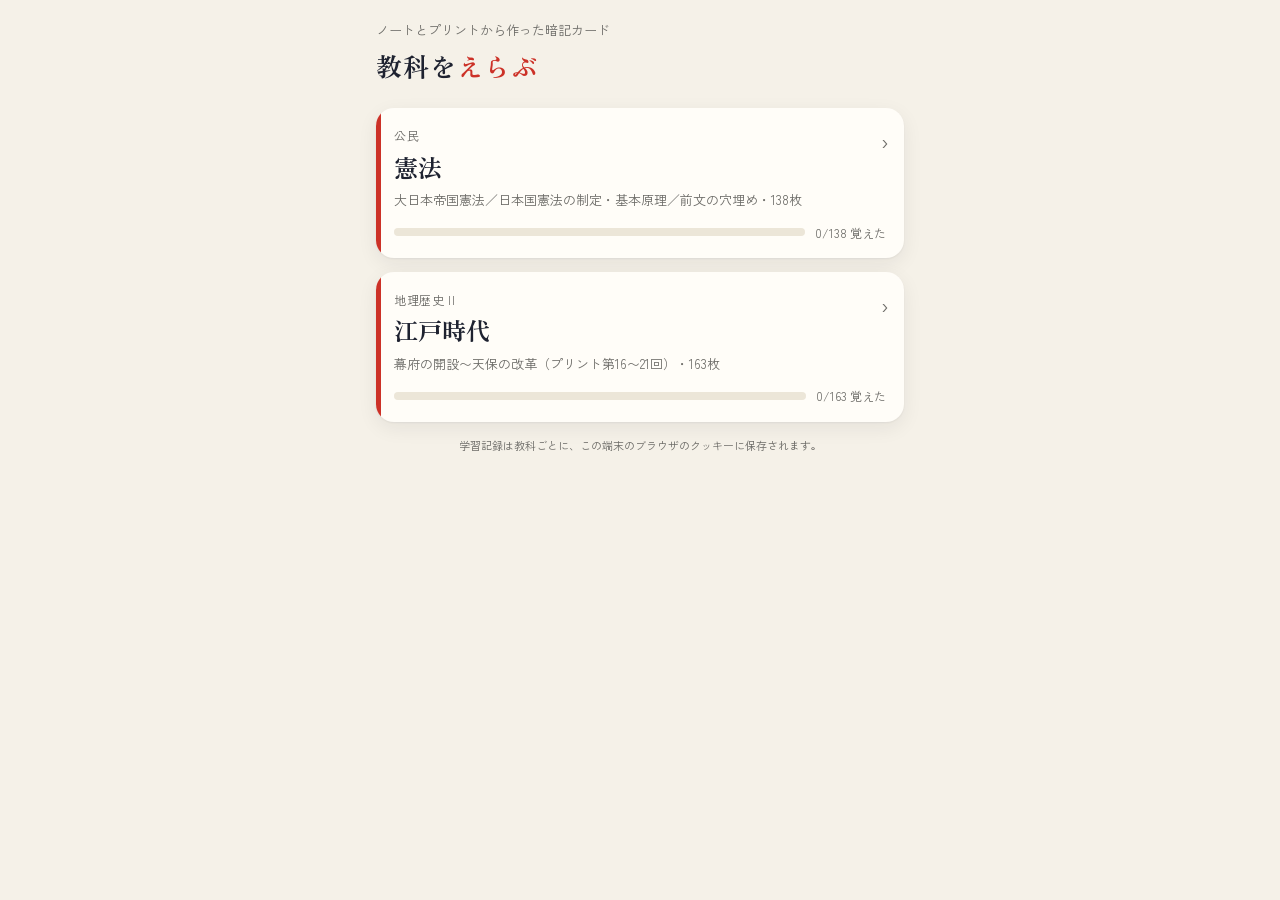
<file: index.html>
<!DOCTYPE html>
<html lang="ja">
<head>
<meta charset="UTF-8">
<meta name="viewport" content="width=device-width, initial-scale=1, viewport-fit=cover">
<meta name="theme-color" content="#f5f1e8">
<title>フラッシュカード｜教科をえらぶ</title>
<link rel="preconnect" href="https://fonts.googleapis.com">
<link rel="preconnect" href="https://fonts.gstatic.com" crossorigin>
<link href="https://fonts.googleapis.com/css2?family=Zen+Kaku+Gothic+New:wght@400;500;700&family=Zen+Old+Mincho:wght@600;700&display=swap" rel="stylesheet">
<link rel="stylesheet" href="style.css">
<style>
.subjects{display:grid;gap:14px;margin-top:22px}
.subj{display:block;text-decoration:none;color:inherit;background:var(--card);border-radius:18px;box-shadow:var(--shadow);padding:18px 18px 16px;position:relative;overflow:hidden}
.subj::before{content:"";position:absolute;left:0;top:0;bottom:0;width:5px;background:var(--red)}
.subj .lab{font-size:12px;color:var(--sub);letter-spacing:.06em}
.subj .t{font-family:"Zen Old Mincho",serif;font-size:24px;font-weight:700;margin:2px 0 4px}
.subj .d{font-size:13px;color:var(--sub);margin-bottom:12px}
.subj .row{display:flex;align-items:center;gap:10px}
.subj .bar{flex:1}
.subj .cnt{font-size:12px;color:var(--sub);white-space:nowrap;font-variant-numeric:tabular-nums}
.subj .go{position:absolute;right:16px;top:18px;font-size:20px;color:var(--sub)}
</style>
</head>
<body>
<main class="wrap">
  <header class="top">
    <p>ノートとプリントから作った暗記カード</p>
    <h1>教科を<em>えらぶ</em></h1>
  </header>
  <div class="subjects" id="subjects"></div>
  <p class="note">学習記録は教科ごとに、この端末のブラウザのクッキーに保存されます。</p>
</main>

<script src="data/kenpo.js"></script>
<script src="data/edo.js"></script>
<script>
"use strict";
const ORDER = ["kenpo", "edo"];
const DESC = {
  kenpo: "大日本帝国憲法／日本国憲法の制定・基本原理／前文の穴埋め",
  edo: "幕府の開設〜天保の改革（プリント第16〜21回）",
};
function getCookie(name) {
  const m = document.cookie.split("; ").find(c => c.startsWith(name + "="));
  return m ? m.slice(name.length + 1) : null;
}
function knownMap(key) {
  let s = "", i = 0, v;
  while ((v = getCookie(key + "_p" + i)) !== null) { s += v; i++; }
  if (!s) { try { s = localStorage.getItem(key + "_progress") || ""; } catch (e) {} }
  const m = {};
  for (const part of s.split(".")) { const [id, st] = part.split("-"); if (id) m[id] = +st || 0; }
  return m;
}
const box = document.getElementById("subjects");
for (const key of ORDER) {
  const S = window.SUBJECTS[key]; if (!S) continue;
  const m = knownMap(key);
  let k = 0, mid = 0;
  for (const c of S.cards) { if (m[c.id] === 2) k++; else if (m[c.id] === 1) mid++; }
  const n = S.cards.length;
  const a = document.createElement("a");
  a.className = "subj"; a.href = key + "/";
  a.innerHTML = `<div class="lab">${S.name}</div><div class="t">${S.short}</div>
    <div class="d">${DESC[key] || ""}・${n}枚</div>
    <div class="row"><div class="bar"><span class="k" style="width:${k / n * 100}%"></span><span class="m" style="width:${mid / n * 100}%"></span></div>
    <div class="cnt">${k}/${n} 覚えた</div></div><span class="go">›</span>`;
  box.appendChild(a);
}
</script>
</body>
</html>
</file>
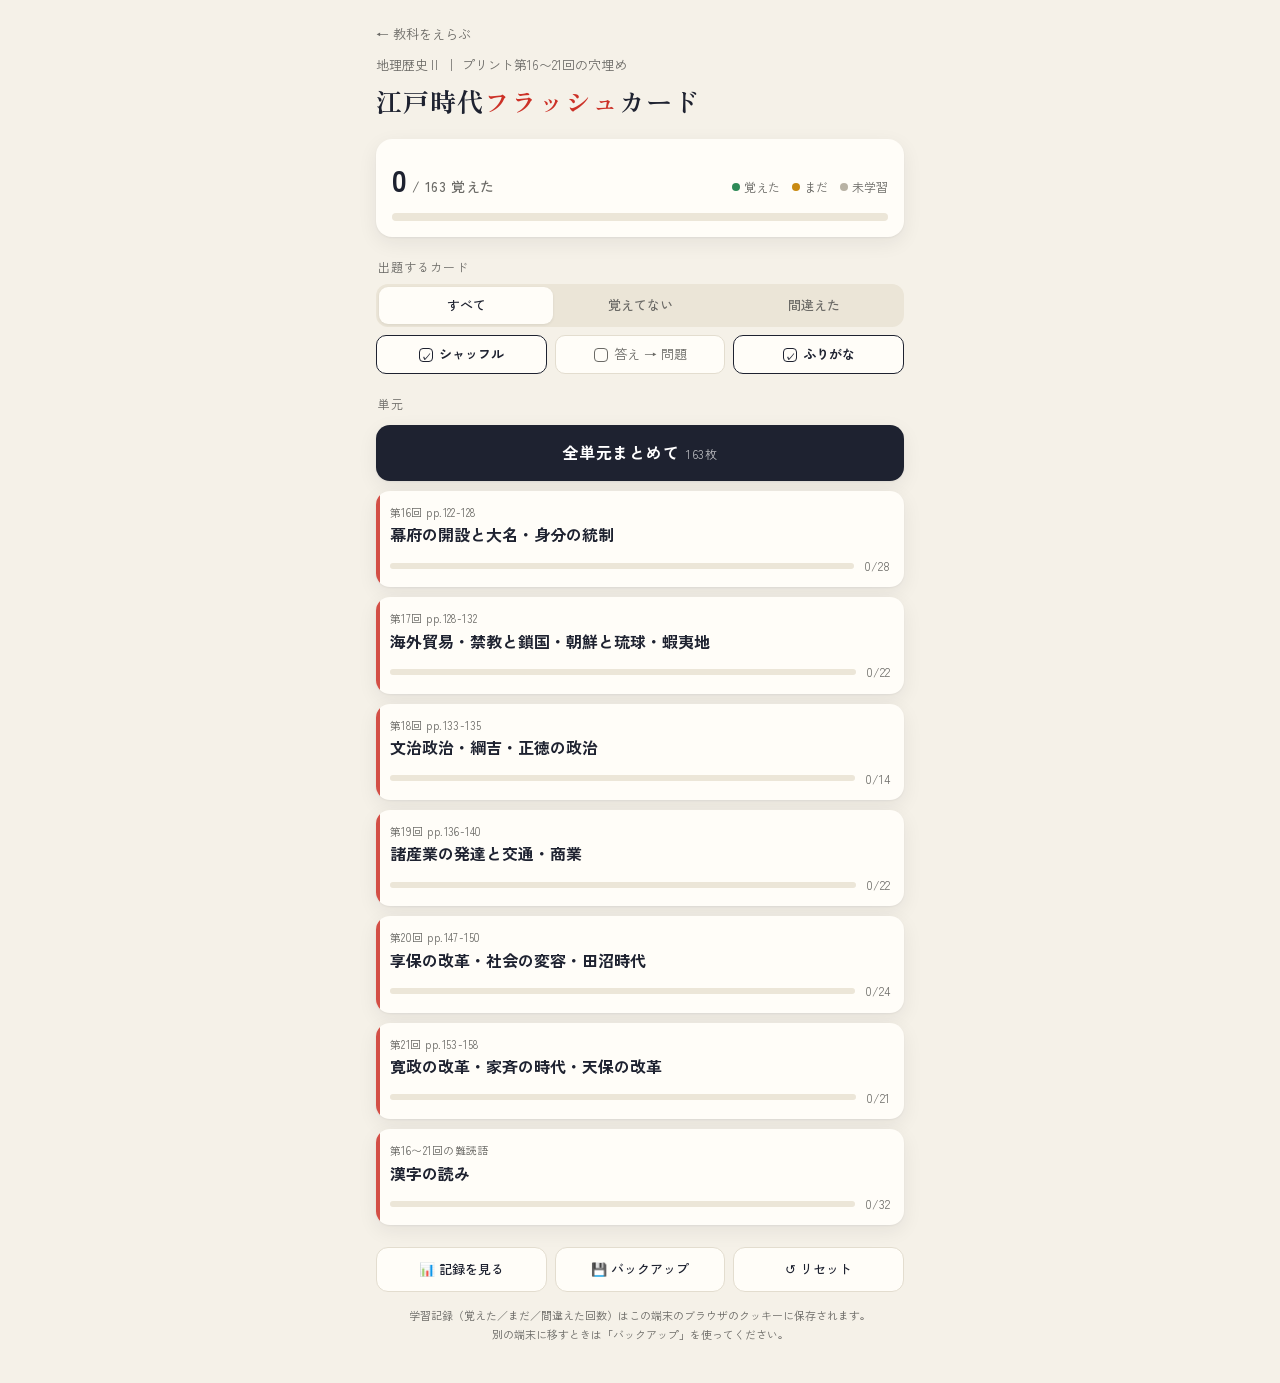
<file: edo/index.html>
<!DOCTYPE html>
<html lang="ja">
<head>
<meta charset="UTF-8">
<meta name="viewport" content="width=device-width, initial-scale=1, viewport-fit=cover">
<meta name="theme-color" content="#f5f1e8">
<title>フラッシュカード</title>
<link rel="preconnect" href="https://fonts.googleapis.com">
<link rel="preconnect" href="https://fonts.gstatic.com" crossorigin>
<link href="https://fonts.googleapis.com/css2?family=Zen+Kaku+Gothic+New:wght@400;500;700&family=Zen+Old+Mincho:wght@600;700&display=swap" rel="stylesheet">
<link rel="stylesheet" href="../style.css">
</head>
<body>
<script src="../data/edo.js"></script>
<script src="../app.js" data-subject="edo"></script>
</body>
</html>
</file>
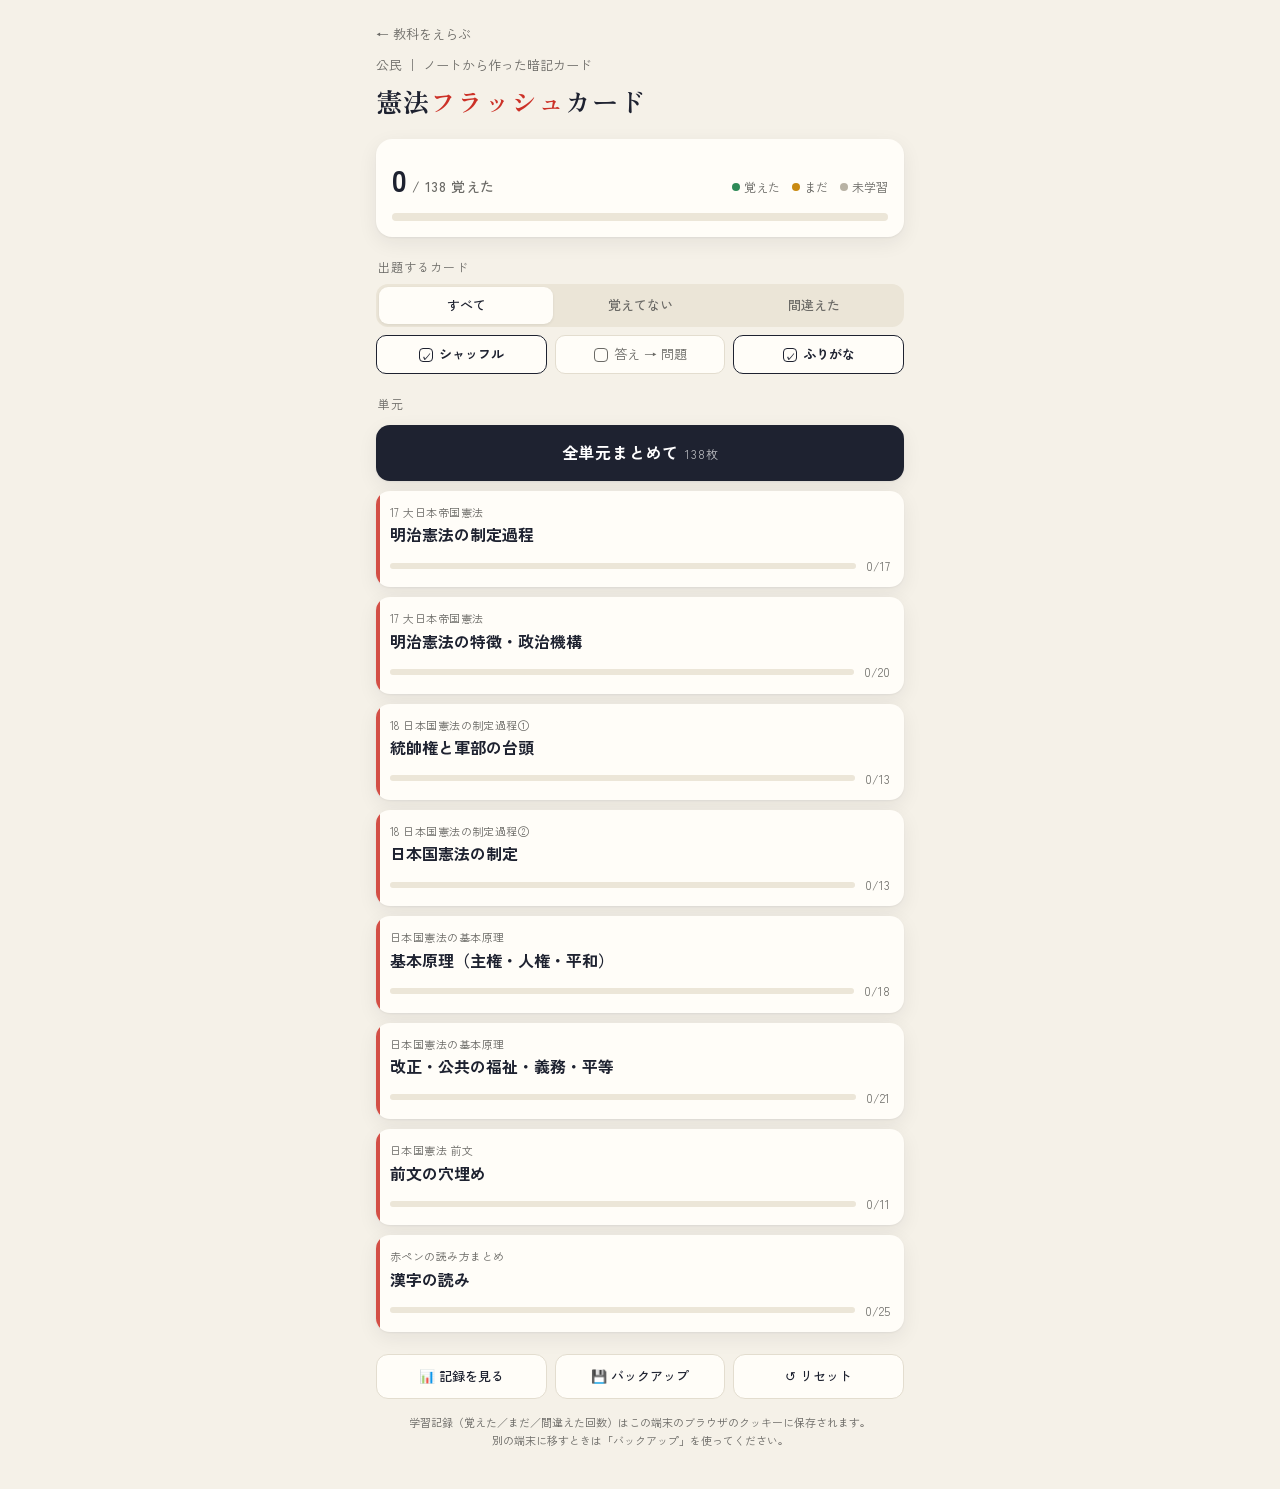
<file: kenpo/index.html>
<!DOCTYPE html>
<html lang="ja">
<head>
<meta charset="UTF-8">
<meta name="viewport" content="width=device-width, initial-scale=1, viewport-fit=cover">
<meta name="theme-color" content="#f5f1e8">
<title>フラッシュカード</title>
<link rel="preconnect" href="https://fonts.googleapis.com">
<link rel="preconnect" href="https://fonts.gstatic.com" crossorigin>
<link href="https://fonts.googleapis.com/css2?family=Zen+Kaku+Gothic+New:wght@400;500;700&family=Zen+Old+Mincho:wght@600;700&display=swap" rel="stylesheet">
<link rel="stylesheet" href="../style.css">
</head>
<body>
<script src="../data/kenpo.js"></script>
<script src="../app.js" data-subject="kenpo"></script>
</body>
</html>
</file>
<file: style.css>
:root{
  --paper:#f5f1e8; --card:#fffdf8; --ink:#1e2230; --sub:#6b6a66; --line:#e3ddcf;
  --red:#cc3127; --red-soft:#fbe9e6;
  --ok:#2e8a57; --ok-soft:#e3f2e9;
  --mid:#c98a12; --mid-soft:#fbf1dc;
  --new:#b8b2a4;
  --shadow:0 1px 2px rgba(30,34,48,.06),0 6px 20px rgba(30,34,48,.07);
  --radius:16px;
}
*{box-sizing:border-box;-webkit-tap-highlight-color:transparent}
html,body{margin:0;background:var(--paper);color:var(--ink);
  font-family:"Zen Kaku Gothic New","Hiragino Kaku Gothic ProN","Hiragino Sans",Meiryo,sans-serif;
  font-size:16px;line-height:1.6}
body{min-height:100dvh}
button{font:inherit;color:inherit;cursor:pointer;border:none;background:none}
.wrap{max-width:560px;margin:0 auto;padding:20px 16px calc(28px + env(safe-area-inset-bottom))}
.hidden{display:none!important}

/* ---------- header ---------- */
.top h1{font-family:"Zen Old Mincho",serif;font-size:26px;margin:4px 0 2px;letter-spacing:.04em}
.top h1 em{font-style:normal;color:var(--red)}
.top p{margin:0;color:var(--sub);font-size:13px}
.overall{margin:18px 0 6px;background:var(--card);border-radius:var(--radius);box-shadow:var(--shadow);padding:16px}
.overall .nums{display:flex;justify-content:space-between;align-items:baseline;margin-bottom:10px}
.overall .big{font-size:30px;font-weight:700;letter-spacing:.02em}
.overall .big small{font-size:14px;color:var(--sub);font-weight:500;margin-left:4px}
.legend{display:flex;gap:12px;font-size:12px;color:var(--sub)}
.legend i{display:inline-block;width:8px;height:8px;border-radius:50%;margin-right:4px;vertical-align:1px}
.bar{display:flex;height:8px;border-radius:99px;overflow:hidden;background:#ece6d8}
.bar span{display:block;height:100%;transition:width .4s}
.bar .k{background:var(--ok)} .bar .m{background:var(--mid)}

/* ---------- options ---------- */
.label{font-size:12px;color:var(--sub);margin:20px 2px 8px;letter-spacing:.08em}
.seg{display:flex;background:#ebe5d7;border-radius:12px;padding:3px}
.seg button{flex:1;padding:8px 4px;border-radius:9px;font-size:13px;color:var(--sub);font-weight:500}
.seg button.on{background:var(--card);color:var(--ink);box-shadow:0 1px 3px rgba(0,0,0,.08)}
.toggles{display:flex;gap:8px;margin-top:8px}
.tog{flex:1;display:flex;align-items:center;justify-content:center;gap:6px;padding:8px;border-radius:10px;border:1.5px solid var(--line);font-size:13px;color:var(--sub);background:var(--card)}
.tog.on{border-color:var(--ink);color:var(--ink);font-weight:700}
.tog .box{width:14px;height:14px;border-radius:4px;border:1.5px solid currentColor;display:inline-grid;place-items:center;font-size:10px}
.tog.on .box::after{content:"✓"}

/* ---------- decks ---------- */
.all-btn{width:100%;margin-top:4px;padding:15px;border-radius:14px;background:var(--ink);color:#fff;font-weight:700;font-size:16px;letter-spacing:.05em;box-shadow:var(--shadow)}
.all-btn small{font-weight:400;opacity:.7;margin-left:6px;font-size:12px}
.decks{display:grid;gap:10px;margin-top:10px}
.deck{display:block;width:100%;text-align:left;background:var(--card);border-radius:14px;padding:13px 14px 12px;box-shadow:var(--shadow);position:relative;overflow:hidden}
.deck::before{content:"";position:absolute;left:0;top:0;bottom:0;width:4px;background:var(--red);opacity:.85}
.deck .sub{font-size:11px;color:var(--sub);letter-spacing:.04em}
.deck .name{font-weight:700;font-size:16px;margin:1px 0 8px}
.deck .row{display:flex;align-items:center;gap:10px}
.deck .bar{flex:1;height:6px}
.deck .cnt{font-size:12px;color:var(--sub);white-space:nowrap;font-variant-numeric:tabular-nums}
.deck .empty{font-size:12px;color:var(--red);margin-top:6px}
.deck:disabled{opacity:.5}

.foot{display:flex;gap:8px;margin-top:22px}
.foot button{flex:1;padding:11px 6px;border-radius:12px;background:var(--card);border:1.5px solid var(--line);font-size:13px;font-weight:500}
.note{font-size:11px;color:var(--sub);text-align:center;margin-top:14px;line-height:1.7}

/* ---------- study ---------- */
.sbar{display:flex;align-items:center;gap:10px;margin-bottom:12px}
.back{width:38px;height:38px;border-radius:50%;background:var(--card);box-shadow:var(--shadow);font-size:18px;display:grid;place-items:center;flex:none}
.sbar .t{flex:1;min-width:0}
.sbar .t b{display:block;font-size:14px;white-space:nowrap;overflow:hidden;text-overflow:ellipsis}
.sbar .t .bar{height:5px;margin-top:5px}
.sbar .t .bar span{background:var(--ink)}
.sbar .pos{font-size:13px;color:var(--sub);font-variant-numeric:tabular-nums;flex:none}

.stage{perspective:1400px;margin-top:6px}
.flip{position:relative;width:100%;min-height:min(58dvh,440px);transform-style:preserve-3d;transition:transform .5s cubic-bezier(.3,.7,.3,1);cursor:pointer}
.flip.turned{transform:rotateY(180deg)}
.face{position:absolute;inset:0;backface-visibility:hidden;-webkit-backface-visibility:hidden;border-radius:20px;background:var(--card);box-shadow:0 2px 4px rgba(30,34,48,.06),0 14px 36px rgba(30,34,48,.11);padding:22px 22px 18px;display:flex;flex-direction:column}
.face.backside{transform:rotateY(180deg);
  background-image:repeating-linear-gradient(to bottom,transparent 0,transparent 31px,#ece6d8 31px,#ece6d8 32px);background-position:0 14px}
.face .tag{font-size:11px;color:var(--sub);letter-spacing:.05em;display:flex;justify-content:space-between;gap:8px}
.face .tag .st{padding:1px 8px;border-radius:99px;font-weight:700}
.st.s0{background:#efebe1;color:var(--sub)} .st.s1{background:var(--mid-soft);color:var(--mid)} .st.s2{background:var(--ok-soft);color:var(--ok)}
.face .main{flex:1;display:flex;flex-direction:column;justify-content:center;padding:14px 0}
.q{font-size:21px;font-weight:700;line-height:1.65;letter-spacing:.02em}
.q.kanji{font-family:"Zen Old Mincho",serif;font-size:40px;text-align:center;letter-spacing:.08em}
.blank{display:inline-block;min-width:3.2em;border-bottom:2.5px solid var(--red);color:var(--red);text-align:center;margin:0 .15em;line-height:1.2}
.a{font-size:24px;font-weight:700;color:var(--red);line-height:1.6;letter-spacing:.02em}
.a.small{font-size:19px}
.qmini{font-size:13px;color:var(--sub);margin-bottom:12px;line-height:1.6}
.n{margin-top:12px;font-size:14px;color:#4a4a4a;background:rgba(255,253,248,.85);border-left:3px solid var(--line);padding:4px 10px}
.hint{text-align:center;font-size:12px;color:var(--sub)}
.face .meta{display:flex;gap:12px;justify-content:center;font-size:12px;color:var(--sub);font-variant-numeric:tabular-nums}

.answers{display:grid;grid-template-columns:1fr 1fr 1fr;gap:10px;margin-top:16px}
.answers button{padding:14px 4px 11px;border-radius:14px;background:var(--card);box-shadow:var(--shadow);font-weight:700;font-size:15px;display:flex;flex-direction:column;align-items:center;gap:2px;transition:transform .08s,opacity .2s}
.answers button:active{transform:scale(.96)}
.answers button .ic{font-size:22px;line-height:1}
.answers button small{font-size:10px;font-weight:400;color:var(--sub)}
.answers .ng{color:var(--red)} .answers .mid{color:var(--mid)} .answers .ok{color:var(--ok)}
.answers.locked button{opacity:.35;pointer-events:none}
.kbd{text-align:center;font-size:11px;color:var(--sub);margin-top:10px}
@media (hover:none){.kbd{display:none}}

/* ---------- done ---------- */
.done{text-align:center;padding-top:30px}
.done h2{font-family:"Zen Old Mincho",serif;font-size:28px;margin:0 0 6px}
.done .score{display:flex;justify-content:center;gap:12px;margin:24px 0}
.done .score div{background:var(--card);box-shadow:var(--shadow);border-radius:14px;padding:12px 6px;min-width:90px}
.done .score b{display:block;font-size:28px}
.done .score span{font-size:12px;color:var(--sub)}
.btn{display:block;width:100%;padding:14px;border-radius:14px;font-weight:700;margin-top:10px;background:var(--card);box-shadow:var(--shadow)}
.btn.primary{background:var(--red);color:#fff}

/* ---------- stats ---------- */
.stats h2{font-family:"Zen Old Mincho",serif;font-size:22px;margin:0}
select{font:inherit;font-size:14px;padding:9px 10px;border-radius:10px;border:1.5px solid var(--line);background:var(--card);width:100%;color:var(--ink)}
.list{margin-top:12px;display:grid;gap:8px}
.item{background:var(--card);border-radius:12px;padding:10px 12px;box-shadow:0 1px 2px rgba(0,0,0,.05);display:grid;grid-template-columns:auto 1fr auto;gap:10px;align-items:center}
.item .st{font-size:11px;padding:2px 7px;border-radius:99px;font-weight:700;white-space:nowrap}
.item .qq{font-size:13px;line-height:1.45}
.item .aa{font-size:13px;color:var(--red);font-weight:700;margin-top:2px}
.item .cc{font-size:12px;text-align:right;color:var(--sub);white-space:nowrap;font-variant-numeric:tabular-nums;line-height:1.5}
.item .cc .w{color:var(--red);font-weight:700}

/* ---------- dialog ---------- */
dialog{border:none;border-radius:18px;padding:20px;max-width:min(92vw,460px);width:100%;background:var(--card);color:var(--ink);box-shadow:0 20px 60px rgba(0,0,0,.25)}
dialog::backdrop{background:rgba(30,34,48,.35)}
dialog h3{margin:0 0 6px;font-size:18px}
dialog p{font-size:13px;color:var(--sub);margin:0 0 10px}
textarea{width:100%;min-height:90px;font-family:ui-monospace,Menlo,monospace;font-size:12px;border:1.5px solid var(--line);border-radius:10px;padding:8px;background:#fff;color:var(--ink)}
.drow{display:flex;gap:8px;margin-top:10px}
.drow button{flex:1;padding:11px;border-radius:12px;font-weight:700;background:#efebe1}
.drow .go{background:var(--ink);color:#fff}
.drow .danger{background:var(--red);color:#fff}
.toast{position:fixed;left:50%;bottom:calc(24px + env(safe-area-inset-bottom));transform:translateX(-50%) translateY(20px);background:var(--ink);color:#fff;padding:10px 16px;border-radius:99px;font-size:13px;opacity:0;transition:.25s;pointer-events:none;z-index:9}
.toast.show{opacity:1;transform:translateX(-50%) translateY(0)}
.crumb{display:inline-block;font-size:13px;color:var(--sub);text-decoration:none;margin-bottom:6px;padding:4px 0}
.crumb:hover{color:var(--ink)}

/* ---------- ふりがな・前へ次へ ---------- */
ruby rt{font-size:.48em;font-weight:500;letter-spacing:0;color:inherit;opacity:.85}
.noruby rt{display:none}
.q{line-height:1.9}
.a{line-height:1.85}
.item .aa,.item .qq{line-height:1.8}
.answers button.chosen{box-shadow:0 0 0 2.5px currentColor inset,var(--shadow)}
.navrow{display:flex;gap:10px;margin-top:10px}
.navrow button{flex:1;padding:11px 6px;border-radius:12px;background:transparent;border:1.5px solid var(--line);font-weight:700;font-size:14px;color:var(--sub)}
.navrow button:disabled{opacity:.35}
.btn.ghost{background:var(--card);color:var(--red);box-shadow:0 0 0 1.5px var(--red) inset}
.linkbtn{margin-top:16px;font-size:13px;color:var(--sub);text-decoration:underline}
.toggles{flex-wrap:wrap}
</file>
